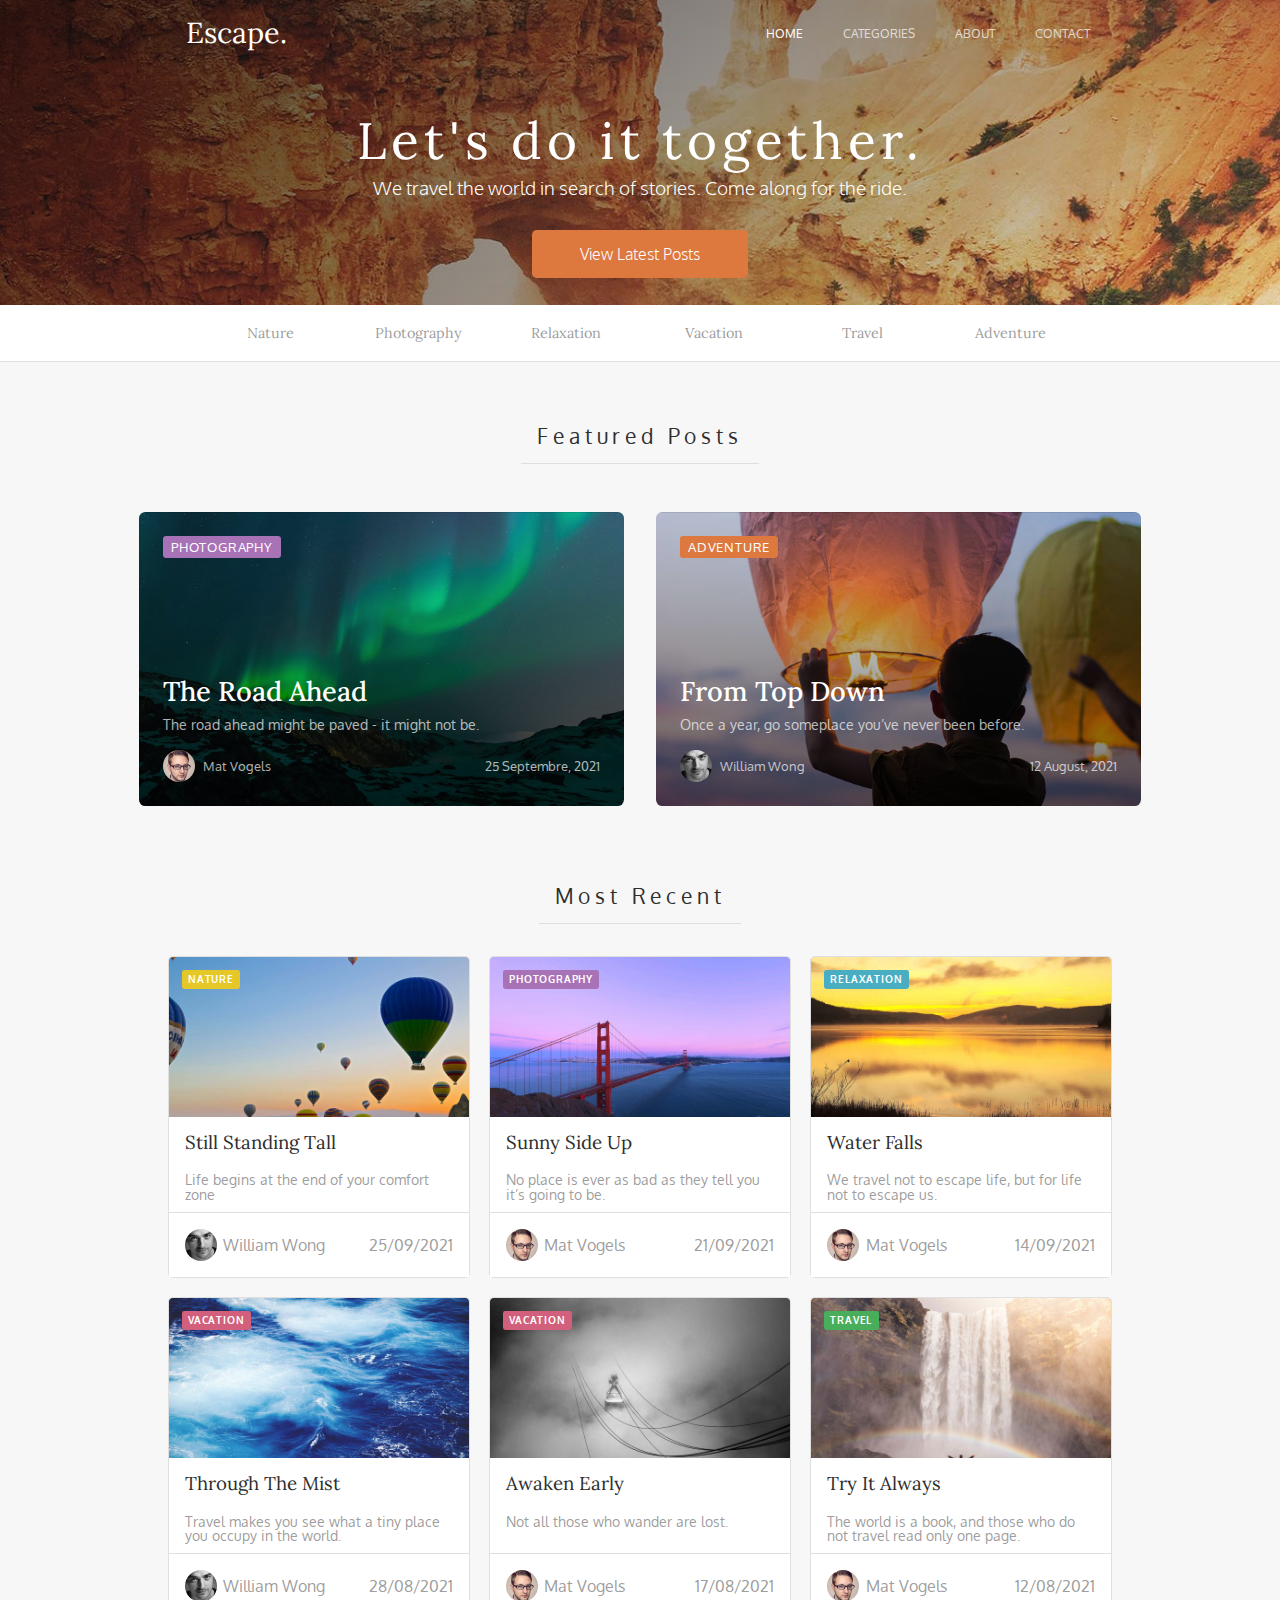
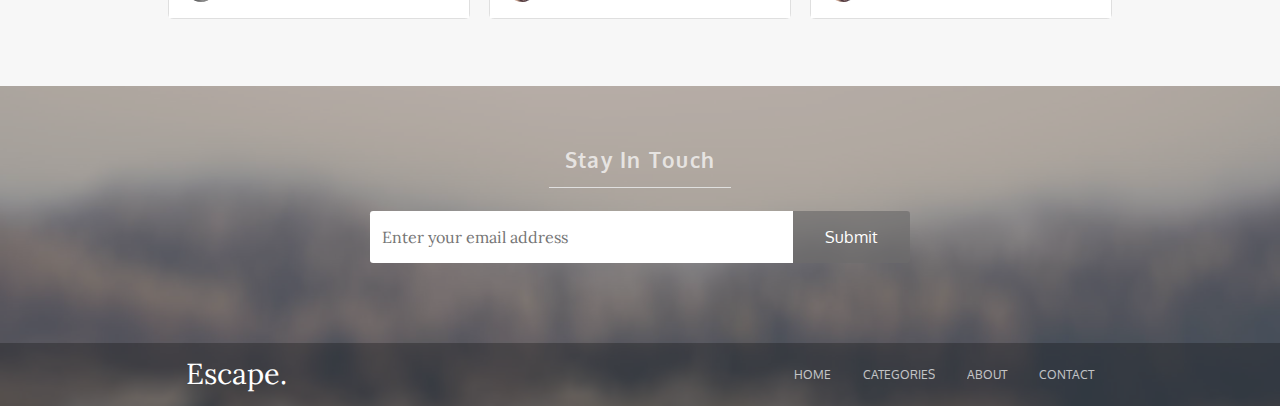
<file: index.html>
<!DOCTYPE html>
<html lang="en">

<head>
    <meta charset="UTF-8">
    <meta http-equiv="X-UA-Compatible" content="IE=edge">
    <meta name="viewport" content="width=device-width, initial-scale=1.0">
    <link rel="preconnect" href="https://fonts.googleapis.com">
    <link rel="preconnect" href="https://fonts.gstatic.com" crossorigin>
    <link
        href="https://fonts.googleapis.com/css2?family=Lora:ital,wght@0,400;0,500;0,600;0,700;1,400;1,700&family=Oxygen:wght@100;200;300;400;700&display=swap"
        rel="stylesheet">
    <link rel="stylesheet" href="./css/reset.css">
    <link rel="stylesheet" href="./css/styles.css">
    <title>Escape Template</title>
</head>

<body>
    <div class="principal-container">
        <header class="main-header">
            <h1 class="main-header__title">
                <a href="#">
                    Escape.
                </a>
            </h1>
            <nav class="main-header__nav">
                <img class="main-header__nav-icon" src="/images/burger.png" alt="icone du menu">
                <ul class="main-header__nav-list">
                    <li class="main-header__nav-list-element main-header__nav-list-element--active">
                        <a class="nav-list-element-link" href="#">Home</a>
                    </li>
                    <li class="main-header__nav-list-element">
                        <a class="nav-list-element-link" href="#">Categories</a>
                    </li>
                    <li class="main-header__nav-list-element">
                        <a class="nav-list-element-link" href="#">About</a>
                    </li>
                    <li class="main-header__nav-list-element">
                        <a class="nav-list-element-link" href="#">Contact</a>
                    </li>
                </ul>
            </nav>
        </header>

        <main class="main">
            <div class="main__intro">
                <h2 class="main__intro-title">Let's do it together.</h2>
                <h3 class="main__intro-subtitle">We travel the world in search of stories. Come along for the ride.</h3>
                <a href="#featured" class="main__intro-button">View Latest Posts</a>
            </div>

            <nav class="main__category-nav">
                <ul class="main__category-nav-list">
                    <a class="main__category-nav-list-link" href="#">
                        <li class="main__category-nav-list-element">Nature</li>
                    </a>
                    <a class="main__category-nav-list-link" href="#">
                        <li class="main__category-nav-list-element">Photography</li>
                    </a>
                    <a class="main__category-nav-list-link" href="#">
                        <li class="main__category-nav-list-element">Relaxation</li>
                    </a>
                    <a class="main__category-nav-list-link" href="#">
                        <li class="main__category-nav-list-element">Vacation</li>
                    </a>
                    <a class="main__category-nav-list-link" href="#">
                        <li class="main__category-nav-list-element">Travel</li>
                    </a>
                    <a class="main__category-nav-list-link" href="#">
                        <li class="main__category-nav-list-element">Adventure</li>
                    </a>
                </ul>
            </nav>

            <section class="main__content">
                <div id="featured" class="main__featured">
                    <h2 class="main__featured-title">Featured posts</h2>
                    <div class="main__featured-posts-container">
                        <a href="#" class="main__featured-post-link main__featured-post-link--element-1">
                            <article class="main__featured-post">
                                <span
                                    class="main__featured-post-category main__featured-post-category--photography">Photography</span>
                                <h3 class="main__featured-post-title">The road ahead</h3>
                                <p class="main__featured-post-description">
                                    The road ahead might be paved - it might not be.
                                </p>
                                <div class="main__featured-post-footer">
                                    <div class="main__featured-post-footer-container">
                                        <img src="./images/mat-vogels.jpg" alt="Photo de Mat vogels"
                                            class="main__featured-post-footer-image">
                                        <p class="main__featured-post-footer-author">
                                            Mat Vogels
                                        </p>
                                    </div>
                                    <time datetime="2021-09-25">25 Septembre, 2021</time>
                                </div>
                            </article>
                        </a>
                        <a href="#" class="main__featured-post-link main__featured-post-link--element-2">
                            <article class="main__featured-post">
                                <span
                                    class="main__featured-post-category main__featured-post-category--adventure">Adventure</span>
                                <h3 class="main__featured-post-title">From top down</h3>
                                <p class="main__featured-post-description">
                                    Once a year, go someplace you’ve never been before.
                                </p>
                                <div class="main__featured-post-footer">
                                    <div class="main__featured-post-footer-container">
                                        <img src="./images/william-wong.jpg" alt="Photo de William Wong"
                                            class="main__featured-post-footer-image">
                                        <p class="main__featured-post-footer-author">
                                            William Wong
                                        </p>
                                    </div>
                                    <time datetime="2021-08-12">12 August, 2021</time>
                                </div>
                            </article>
                        </a>
                    </div>
                </div>

                <div class="main__most-recent">
                    <h2 class="main__most-recent-title">Most recent</h2>
                    <div class="main__most-recent-posts-container">
                        <a href="#" class="main__most-recent-post-link main__most-recent-post-link--element-1">
                            <article class="main__most-recent-post">
                                <span class="main__most-recent-post-category main__most-recent-post-category--nature">
                                    Nature
                                </span>
                                <div class="main__most-recent-post-container">
                                    <h3 class="main__most-recent-post-title">Still standing tall</h3>
                                    <p class="main__most-recent-post-description">
                                        Life begins at the end of your comfort zone
                                    </p>
                                    <div class="main__most-recent-post-footer">
                                        <div class="main__most-recent-post-footer-container">
                                            <img src="./images/william-wong.jpg" alt="Photo de William Wong"
                                                class="main__most-recent-post-footer-image">
                                            <p class="main__most-recent-post-footer-author">
                                                William Wong
                                            </p>
                                        </div>
                                        <time datetime="2021-09-25">25/09/2021</time>
                                    </div>
                                </div>
                            </article>
                        </a>
                        <a href="#" class="main__most-recent-post-link main__most-recent-post-link--element-2">
                            <article class="main__most-recent-post">
                                <span
                                    class="main__most-recent-post-category main__most-recent-post-category--photography">
                                    Photography
                                </span>
                                <div class="main__most-recent-post-container">
                                    <h3 class="main__most-recent-post-title">Sunny side up</h3>
                                    <p class="main__most-recent-post-description">
                                        No place is ever as bad as they tell you it’s going to be.
                                    </p>
                                    <div class="main__most-recent-post-footer">
                                        <div class="main__most-recent-post-footer-container">
                                            <img src="./images/mat-vogels.jpg" alt="Photo de Mat Vogels"
                                                class="main__most-recent-post-footer-image">
                                            <p class="main__most-recent-post-footer-author">
                                                Mat Vogels
                                            </p>
                                        </div>
                                        <time datetime="2021-09-21">21/09/2021</time>
                                    </div>
                                </div>
                            </article>
                        </a>
                        <a href="#" class="main__most-recent-post-link main__most-recent-post-link--element-3">
                            <article class="main__most-recent-post">
                                <span
                                    class="main__most-recent-post-category main__most-recent-post-category--relaxation">
                                    Relaxation
                                </span>
                                <div class="main__most-recent-post-container">
                                    <h3 class="main__most-recent-post-title">Water falls</h3>
                                    <p class="main__most-recent-post-description">
                                        We travel not to escape life, but for life not to escape us.
                                    </p>
                                    <div class="main__most-recent-post-footer">
                                        <div class="main__most-recent-post-footer-container">
                                            <img src="./images/mat-vogels.jpg" alt="Photo de Mat Vogels"
                                                class="main__most-recent-post-footer-image">
                                            <p class="main__most-recent-post-footer-author">
                                                Mat Vogels
                                            </p>
                                        </div>
                                        <time datetime="2021-09-14">14/09/2021</time>
                                    </div>
                                </div>
                            </article>
                        </a>
                        <a href="#" class="main__most-recent-post-link main__most-recent-post-link--element-4">
                            <article class="main__most-recent-post">
                                <span class="main__most-recent-post-category main__most-recent-post-category--vacation">
                                    Vacation
                                </span>
                                <div class="main__most-recent-post-container">
                                    <h3 class="main__most-recent-post-title">Through the mist</h3>
                                    <p class="main__most-recent-post-description">
                                        Travel makes you see what a tiny place you occupy in the world.
                                    </p>
                                    <div class="main__most-recent-post-footer">
                                        <div class="main__most-recent-post-footer-container">
                                            <img src="./images/william-wong.jpg" alt="Photo de William Wong"
                                                class="main__most-recent-post-footer-image">
                                            <p class="main__most-recent-post-footer-author">
                                                William Wong
                                            </p>
                                        </div>
                                        <time datetime="2021-08-28">28/08/2021</time>
                                    </div>
                                </div>
                            </article>
                        </a>
                        <a href="#" class="main__most-recent-post-link main__most-recent-post-link--element-5">
                            <article class="main__most-recent-post">
                                <span class="main__most-recent-post-category main__most-recent-post-category--vacation">
                                    Vacation
                                </span>
                                <div class="main__most-recent-post-container">
                                    <h3 class="main__most-recent-post-title">Awaken early</h3>
                                    <p class="main__most-recent-post-description">
                                        Not all those who wander are lost.
                                    </p>
                                    <div class="main__most-recent-post-footer">
                                        <div class="main__most-recent-post-footer-container">
                                            <img src="./images/mat-vogels.jpg" alt="Photo de Mat Vogels"
                                                class="main__most-recent-post-footer-image">
                                            <p class="main__most-recent-post-footer-author">
                                                Mat Vogels
                                            </p>
                                        </div>
                                        <time datetime="2021-08-17">17/08/2021</time>
                                    </div>
                                </div>
                            </article>
                        </a>
                        <a href="#" class="main__most-recent-post-link main__most-recent-post-link--element-6">
                            <article class="main__most-recent-post">
                                <span class="main__most-recent-post-category main__most-recent-post-category--travel">
                                    Travel
                                </span>
                                <div class="main__most-recent-post-container">
                                    <h3 class="main__most-recent-post-title">Try it always</h3>
                                    <p class="main__most-recent-post-description">
                                        The world is a book, and those who do not travel read only one page.
                                    </p>
                                    <div class="main__most-recent-post-footer">
                                        <div class="main__most-recent-post-footer-container">
                                            <img src="./images/mat-vogels.jpg" alt="Photo de Mat Vogels"
                                                class="main__most-recent-post-footer-image">
                                            <p class="main__most-recent-post-footer-author">
                                                Mat Vogels
                                            </p>
                                        </div>
                                        <time datetime="2021-08-12">12/08/2021</time>
                                    </div>
                                </div>
                            </article>
                        </a>
                    </div>
                </div>
            </section>
        </main>
        <footer class="footer">
            <div class="footer__contact">
                <h2 class="footer__contact-title">
                    Stay in Touch
                </h2>
                <form class="footer__contact-form" action="#">
                    <input class="footer__contact-form-input-email" type="email" name="email" id="email"
                        placeholder="Enter your email address">
                    <button class="footer__contact-form-input-submit" type="submit">Submit</button>
                </form>
            </div>
            <div class="footer__bottom-bar">
                <div class="footer__bottom-bar-container">
                    <span class="footer__bottom-bar-title">
                        <a href="#">
                            Escape.
                        </a>
                    </span>
                    <nav class="footer__bottom-bar-nav">
                        <ul class="footer__bottom-bar-nav-list">
                            <li class="footer__bottom-bar-nav-list-element">
                                <a class="footer__bottom-bar-nav-list-element-link" href="#">Home</a>
                            </li>
                            <li class="footer__bottom-bar-nav-list-element">
                                <a class="footer__bottom-bar-nav-list-element-link" href="#">Categories</a>
                            </li>
                            <li class="footer__bottom-bar-nav-list-element">
                                <a class="footer__bottom-bar-nav-list-element-link" href="#">About</a>
                            </li>
                            <li class="footer__bottom-bar-nav-list-element">
                                <a class="footer__bottom-bar-nav-list-element-link" href="#">Contact</a>
                            </li>
                        </ul>
                    </nav>
                </div>
            </div>
        </footer>
    </div>
</body>

</html>
</file>
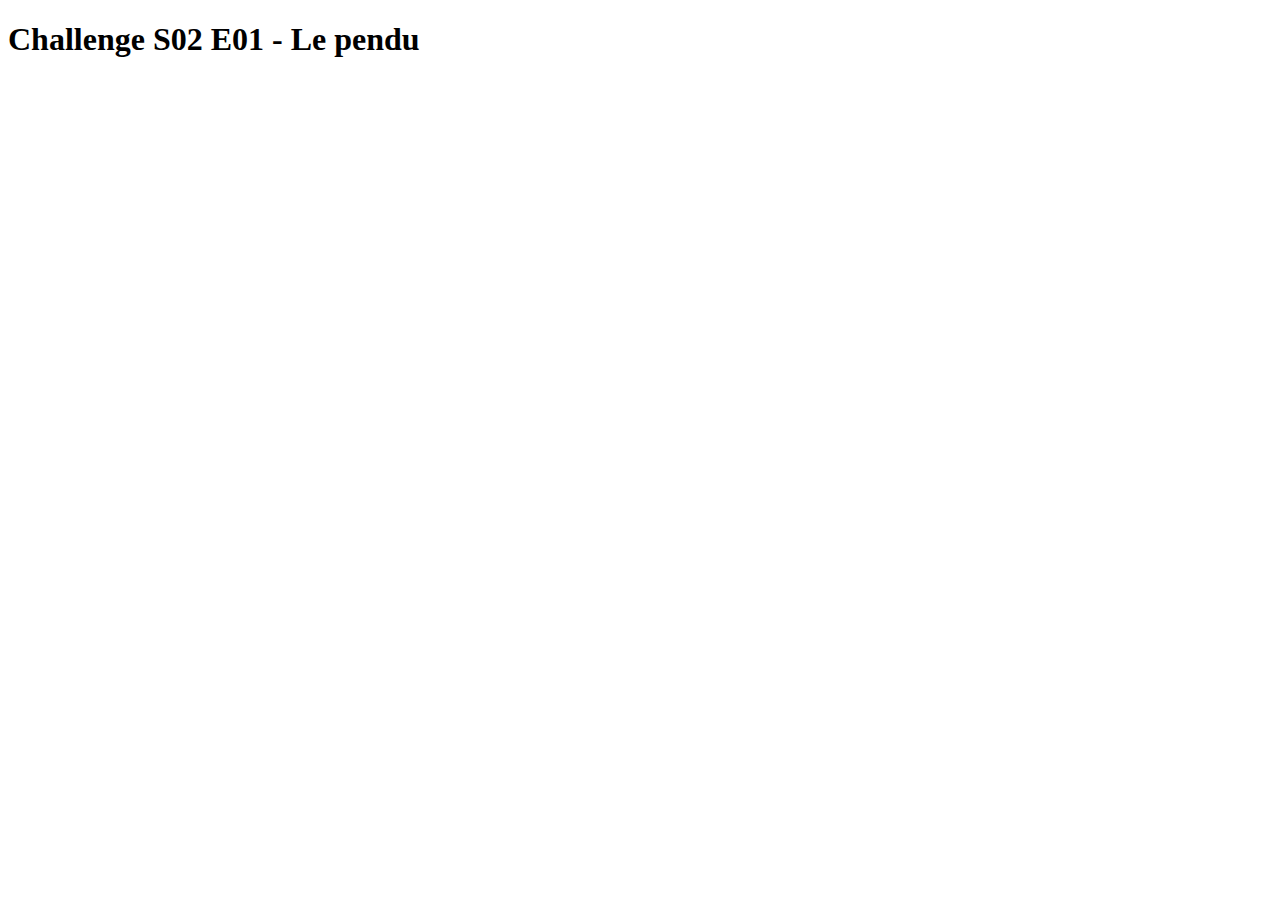
<file: pendu_js/index.html>
<!DOCTYPE html>
<html lang="fr" dir="ltr">

<head>
  <meta charset="utf-8">
  <title>Challence S02 E01 - Pendu</title>
</head>

<body>
  <header>
    <h1>Challenge S02 E01 - Le pendu</h1>
  </header>

</body>

<script src="js/pendu.js" charset="utf-8"></script>

</html>
</file>
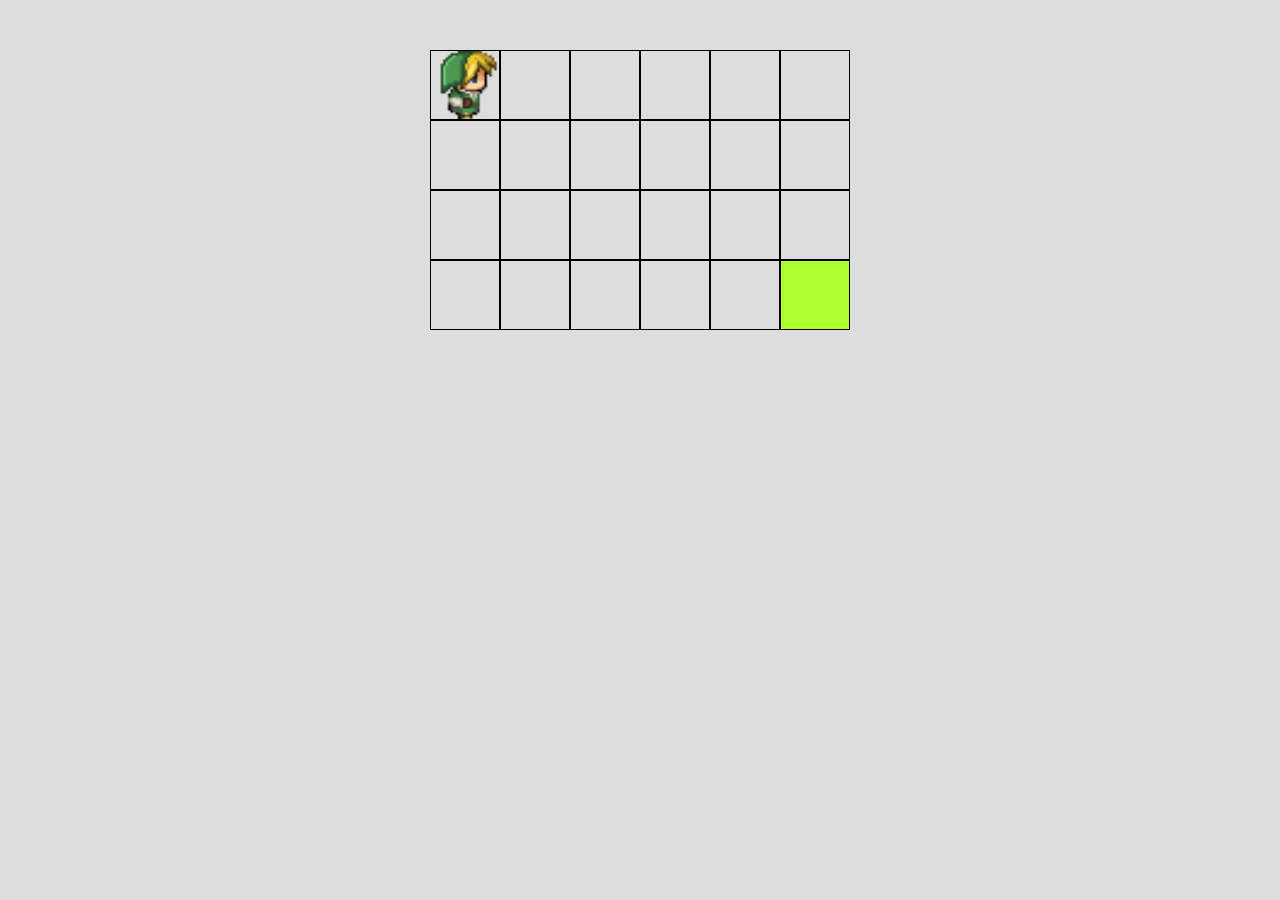
<file: rpg/index.html>
<!DOCTYPE html>
<html lang="en">

<head>
  <meta charset="UTF-8">
  <title>Challenge RPG</title>
  <link rel="stylesheet" href="css/reset.css">
  <link rel="stylesheet" href="css/style.css">
</head>

<body>
  <div class="container">
    <div class="board"></div>
  </div>

  <script src="js/app.js" charset="utf-8"></script>
</body>

</html>
</file>
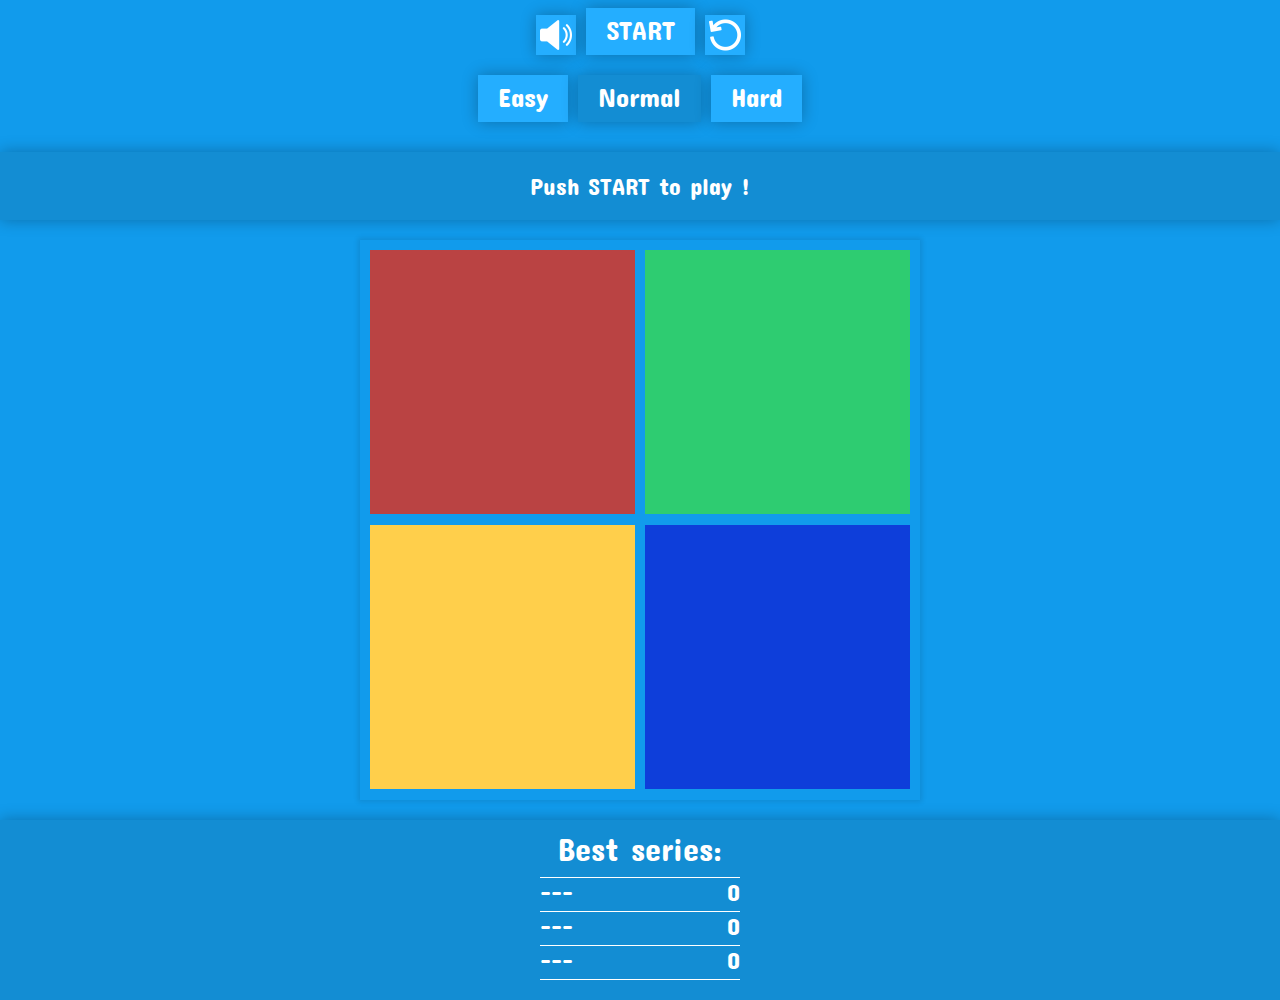
<file: simon_game/index.html>
<!DOCTYPE html>
<html lang="fr">

<head>
    <meta charset="UTF-8">
    <meta http-equiv="X-UA-Compatible" content="IE=edge">
    <meta name="viewport" content="width=device-width, initial-scale=1.0">
    <link rel="preconnect" href="https://fonts.googleapis.com">
    <link rel="preconnect" href="https://fonts.gstatic.com" crossorigin>
    <link href="https://fonts.googleapis.com/css2?family=Concert+One&display=swap" rel="stylesheet">
    <link rel="stylesheet" href="./css/style.css">
    <link rel="shortcut icon" href="./favicon.ico">
    <title>Simon Game</title>
</head>

<body>
    <h1 class="title">SIMON GAME</h1>
    <section class="menu">
        <button class="menu__sound-button button" id="sound"></button>
        <button class="menu__start-button button" id="start">START</button>
        <button class="menu__restart-button button" id="restart"></button>
    </section>
    <section class="difficulty">
        <button class="difficulty__easy-button button" id="easy">Easy</button>
        <button class="difficulty__normal-button button active" id="normal">Normal</button>
        <button class="difficulty__hard-button button" id="hard">Hard</button>
    </section>
    <section class="boardgame">
        <div class="boardgame__message" id="message">Push START to play !</div>
        <div class="boardgame__playground normal" id="playground"></div>
    </section>
    <section class="best-score">
        <h2 class="best-score__title">Best series:</h2>
        <div id="best-score__first" class="best-score__scores">Jo : <span id="first-score">12</span></div>
        <div id="best-score__second" class="best-score__scores">Polo : <span id="second-score">9</span></div>
        <div id="best-score__third" class="best-score__scores">Aaron : <span id="third-score">8</span></div>
    </section>
    <div class="popup-score hidden">
        <div class="popup-content">
            <div class="popup-score__title">First place!</div>
            <div class="popup-score__message">Your name :</div>
            <input type="text" class="popup-score__input">
        </div>
    </div>

    <script src="./js/app.js"></script>
</body>

</html>
</file>
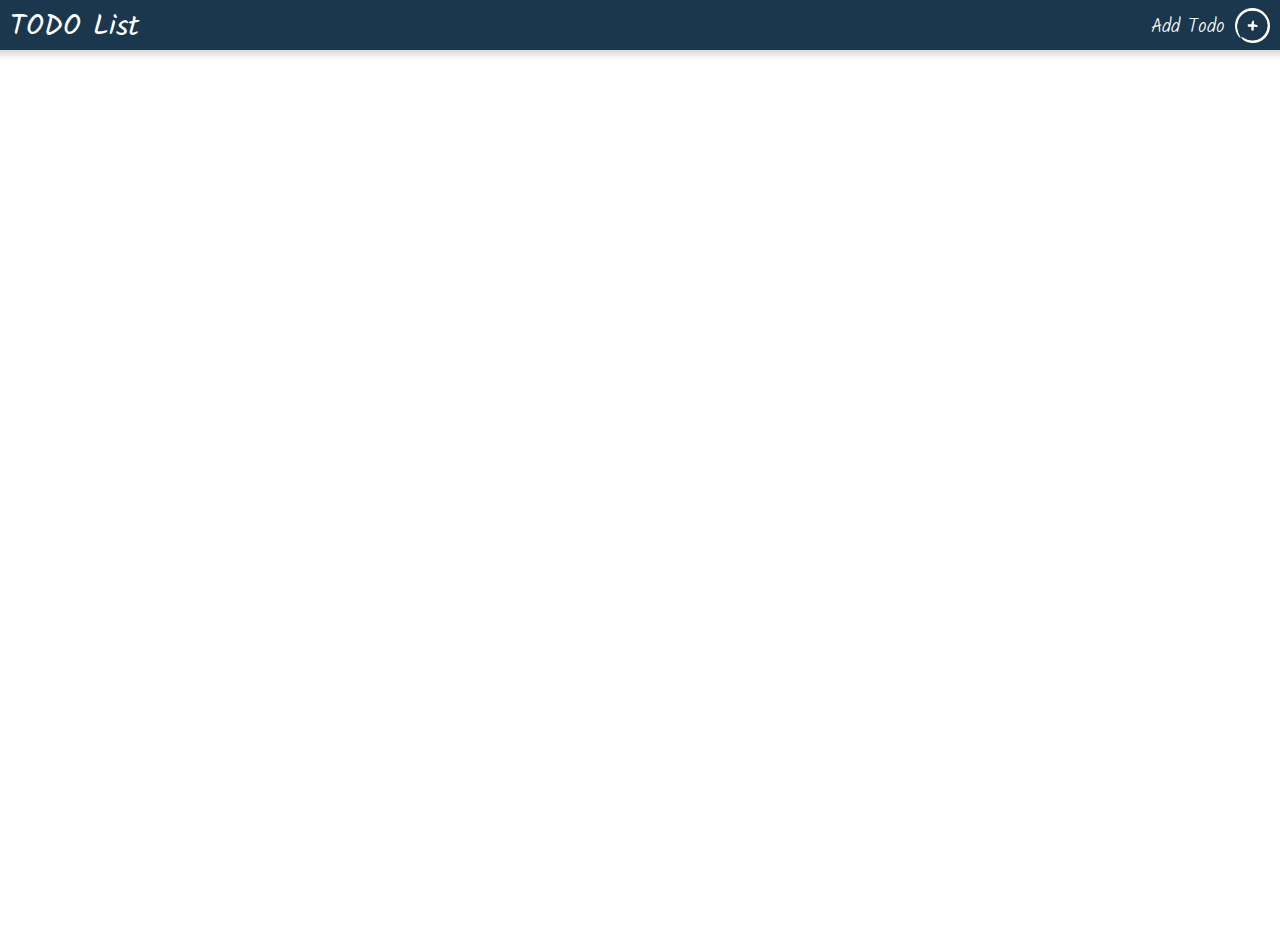
<file: todo_list/index.html>
<!DOCTYPE html>
<html lang="fr">

<head>
    <meta charset="UTF-8">
    <meta http-equiv="X-UA-Compatible" content="IE=edge">
    <meta name="viewport" content="width=device-width, initial-scale=1.0">
    <link rel="preconnect" href="https://fonts.googleapis.com">
    <link rel="preconnect" href="https://fonts.gstatic.com" crossorigin>
    <link href="https://fonts.googleapis.com/css2?family=Kalam:wght@300;400;700&display=swap" rel="stylesheet">
    <link rel="stylesheet" href="./css/reset.css">
    <link rel="stylesheet" href="./css/styles.css">
    <link rel="shortcut icon" href="favicon.ico">
    <title>TODO list</title>
</head>

<body>
    <header class=" header-banner">
        <h1 class="header__title">TODO List</h1>
        <span class="header__add-text">Add Todo</span>
        <div class="header__add-btn"></div>
    </header>
    <main>
        <div class="todos-container">
        </div>
    </main>
    <script src="./js/scripts.js"></script>
</body>

</html>
</file>
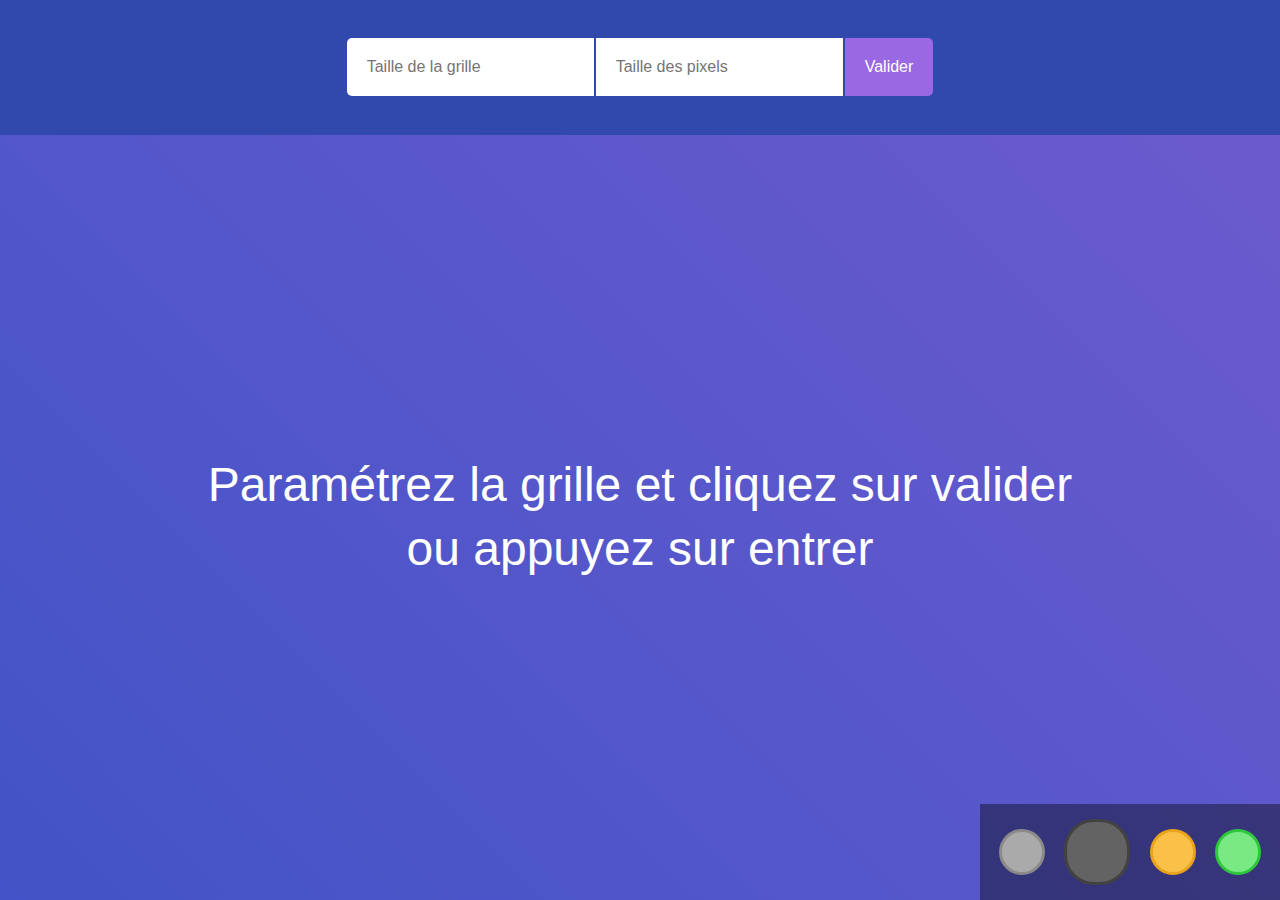
<file: pixel_draw/html/invader.html>
<!DOCTYPE html>
<html lang="en">

<head>
  <meta charset="UTF-8" />
  <meta name="viewport" content="width=device-width, initial-scale=1.0" />
  <meta http-equiv="X-UA-Compatible" content="ie=edge" />
  <title>Invader</title>
  <link rel="stylesheet" href="../css/reset.css" />
  <link rel="stylesheet" href="../css/style.css" />
</head>

<body>
  <form class="configuration"></form>
  <div id="invader"></div>

  <script src="../js/app.js"></script>
</body>

</html>
</file>
<file: css/styles.css>
:root {
    /* fonts */
    --main-font: "Oxygen", sans-serif;
    --secondary-font: "Lora", serif;

    /* fonts colors*/
    --main-font-color: white;
    --secondary-font-color: #2e2e2e;
    --third-font-color: #6d6c6cad;
    --fourth-font-color: #ffffffb3;
    /* backgrounds colors */
    --main-bg-color: white;
    --secondary-bg-color: #f7f7f7;
    --main-footer-bg-color: #79797983;
    --secondary-footer-bg-color: #474747a9;
    /* borders colors */
    --border-color: #dfdfdf;
    /* categories colors */
    --cat-nature-color: #E6C728;
    --cat-photography-color: #A872B7;
    --cat-relaxation-color: #4AAEC2;
    --cat-vacation-color: #d25f7c;
    --cat-travel-color: #49AE5C;
    --cat-adventure-color: #dd783f;

}

.principal-container {
    font-family: var(--main-font);
    width: 100%;
    height: 100vh;
    min-width: 320px;
    display: flex;
    flex-direction: column;
}

/* HEADER */

.main-header {
    color: var(--main-font-color);
    padding: 17px 0px;
    margin: auto;
    display: flex;
    justify-content: space-between;
    align-items: center;
    position: absolute;
    left: 0px;
    right: 0px;
    top: 0px;
    max-width: 940px;
}

.main-header__title {
    font-family: var(--secondary-font);
    font-weight: normal;
    font-size: 1.8rem;
    padding-left: 1rem;
}

/* header nav */

.main-header__nav-icon {
    display: none;
}

.main-header__nav {
    font-family: var(--main-font);
}

.main-header__nav-list {
    display: flex;
}

.main-header__nav-list-element {
    padding: 10px 20px;
    font-size: 0.78rem;
    text-transform: uppercase;
    position: relative;
    bottom: 0;
    opacity: 0.7;
    transition: all 200ms ease 0s;
}

.main-header__nav-list-element:hover {
    bottom: 3px;
    opacity: 1;
}

.main-header__nav-list-element--active {
    opacity: 1;
}

@media only screen and (max-width: 630px) {
    .main-header__nav-list {
        display: none;
    }

    .main-header__nav-icon {
        display: block;
        height: 60px;
    }

    .main-header {
        padding: 5px 0px;
    }
}

/* MAIN */
.main {
    display: flex;
    flex-direction: column;
    color: var(--main-font-color);
}

/* Intro */
.main__intro {
    height: 25vh;
    min-height: 260px;
    padding-top: 5vh;
    background-image: linear-gradient(142deg,
            rgba(0, 0, 0, 0.7066176812521884) 0%,
            rgba(121, 121, 121, 0.03995101458552175) 100%),
        url(./../images/canyon.jpg);
    background-position: center, 50% 50%;
    background-size: cover;
    display: flex;
    flex-direction: column;
    align-items: center;
    text-align: center;
}

.main__intro-title {
    margin-top: 70px;
    font-family: var(--secondary-font);
    font-weight: normal;
    font-size: 3.2rem;
    letter-spacing: 0.3rem;
    margin-bottom: 0.8rem;
}

.main__intro-subtitle {
    font-weight: 100;
}

.main__intro-button {
    font-weight: 100;
    background-color: #dd783f;
    padding: 1rem 3rem;
    border-radius: 0.3rem;
    margin-top: 2rem;
    color: var(--main-font-color);
}

.main__intro-button:hover {
    background-color: #f17228;
}

@media only screen and (max-width: 630px) {
    .main__intro {
        min-height: 180px;
        padding-top: 4rem;
    }

    .main__intro-title {
        margin-top: 20px;
        font-size: 1.5rem;
        letter-spacing: 0.2rem;
    }

    .main__intro-button {
        padding: 0.7rem 2rem;
        margin-top: 1.5rem;
    }
}

/* Category-nav */

.main__category-nav {
    border-bottom: var(--border-color) 1px solid;
}

.main__category-nav-list {
    max-width: 940px;
    margin: auto;
    display: flex;
    flex-wrap: wrap;
    justify-content: center;
    align-items: center;
}

.main__category-nav-list-element {
    color: var(--third-font-color);
    font-family: var(--secondary-font);
    font-size: 0.9rem;
    text-align: center;
    min-width: 100px;
    margin: 0.5rem 0.5rem;
    padding: 0.8rem 1rem;
    border-radius: 0.4rem;
    transition: all 300ms ease 0;
}

.main__category-nav-list-element:hover {
    background-color: var(--secondary-bg-color);
}

@media only screen and (max-width: 630px) {
    .main__category-nav-list-element {
        font-size: 0.9rem;
        text-align: center;
        min-width: 100px;
        margin: 0 0.5rem;
        padding: 0.8rem 1rem;
        border-radius: 0.4rem;
        transition: all 300ms ease 0;
    }
}

/* main__content */

.main__content {
    background-color: var(--secondary-bg-color);
}

/* main titles */

.main__featured-title,
.main__most-recent-title {
    text-transform: capitalize;
    font-weight: 400;
    font-size: 1.3rem;
    letter-spacing: 0.3rem;
    border-bottom: 1px solid var(--border-color);
    padding: 4rem 1rem 1rem 1rem;
    margin-bottom: 2rem;
    color: var(--secondary-font-color);
}

@media only screen and (max-width: 630px) {

    .main__featured-title,
    .main__most-recent-title {
        font-size: 1rem;
        letter-spacing: 0.2rem;
        padding: 1.5rem 1rem 1rem 1rem;
        margin-bottom: 1rem;
    }
}

/* main__featured */

.main__featured {
    display: flex;
    flex-direction: column;
    align-items: center;
}

.main__featured-posts-container {
    width: 100%;
    display: flex;
    justify-content: center;
    align-items: center;
    flex-wrap: wrap;
}

.main__featured-post-link--element-1 {
    background-image: linear-gradient(180deg,
            rgba(82, 82, 82, 0.10157566444546573) 0%,
            rgba(0, 0, 0, 0.5553571770505077) 100%),
        url(./../images/ciel-nuit.jpg);
}

.main__featured-post-link--element-2 {
    background-image: linear-gradient(180deg,
            rgba(82, 82, 82, 0.10157566444546573) 0%,
            rgba(0, 0, 0, 0.5553571770505077) 100%),
        url(./../images/lanternes-celeste.jpg);
}

.main__featured-post-link {
    position: relative;
    width: 100%;
    max-width: 485px;
    display: flex;
    flex-direction: column;
    background-size: 100%;
    background-position: center;
    margin: 1rem;
    border-radius: 0.4rem;
    bottom: 0px;
    transition: all 300ms ease 0s;
}

.main__featured-post-link:hover {
    bottom: 5px;
    background-size: 120%;
}

.main__featured-post {
    padding: 1.5rem;
    display: flex;
    flex-direction: column;
}

.main__featured-post-category {
    text-transform: uppercase;
    font-size: 0.8rem;
    letter-spacing: 0.05rem;
    max-width: min-content;
    border-radius: 0.2rem;
    padding: 0.3rem 0.5rem;
    margin-bottom: 7.5rem;
}

.main__featured-post-category--photography {
    background-color: var(--cat-photography-color);
}

.main__featured-post-category--adventure {
    background-color: var(--cat-adventure-color);
}

.main__featured-post-title {
    text-transform: capitalize;
    font-family: var(--secondary-font);
    font-size: 1.7rem;
    font-weight: 500;
    margin-bottom: 0.7rem;
}

.main__featured-post-description {
    font-size: 0.9rem;
    color: var(--fourth-font-color);
    margin-bottom: 1.2rem;
}

.main__featured-post-footer {
    display: flex;
    justify-content: space-between;
    align-items: center;
    font-size: 0.8rem;
    color: var(--fourth-font-color);
}

.main__featured-post-footer-container {
    display: flex;
    align-items: center;
}

.main__featured-post-footer-image {
    height: 2rem;
    margin-right: 0.5rem;
    border-radius: 2rem;
}

.main__featured-post-footer-author {
    text-transform: capitalize;
}

@media only screen and (max-width: 1060px) {
    .main__featured-post-link {
        max-width: none;
        margin: 1rem 3rem;
    }

    .main__featured-post {
        padding: 1.0rem;
    }
}

@media only screen and (max-width: 550px) {
    .main__featured-post-link {
        margin: 1rem;

    }

    .main__featured-post-category {
        margin-bottom: 1rem;
    }
}

/* main__most-recent */

.main__most-recent {
    display: flex;
    flex-direction: column;
    align-items: center;
    margin-bottom: 3rem;
}

.main__most-recent-posts-container {
    max-width: 1000px;
    width: 100%;
    display: flex;
    justify-content: center;
    align-items: center;
    flex-wrap: wrap;
}

/* most recents background images */
.main__most-recent-post-link--element-1 {
    background-image: url(./../images/montgolfieres.jpg);
}

.main__most-recent-post-link--element-2 {
    background-image: url(./../images/san-fransisco-bridge.jpg);
}

.main__most-recent-post-link--element-3 {
    background-image: url(./../images/lac-aurore.jpg);
}

.main__most-recent-post-link--element-4 {
    background-image: url(./../images/vagues.jpg);
}

.main__most-recent-post-link--element-5 {
    background-image: url(./../images/telesiege-brouillard.jpg);
}

.main__most-recent-post-link--element-6 {
    background-image: url(./../images/cascades.jpg);
}

.main__most-recent-post-link {
    min-width: 300px;
    width: 30%;
    height: 320px;
    margin: 0 0.6rem 1.2rem 0.6rem;
    display: flex;
    border: 1px solid var(--border-color);
    border-radius: 0.3rem;
    background-size: 100%;
    background-position: top;
    background-repeat: no-repeat;
    position: relative;
    bottom: 0px;
    box-shadow: 0 0 0 0 white;
    transition: all 300ms ease 0ms;
}

.main__most-recent-post-link:hover {
    bottom: 5px;
    background-size: 110%;
    box-shadow: 0px 0px 19px 2px rgba(0, 0, 0, 0.1);
}

.main__most-recent-post {
    width: 100%;
    display: flex;
    flex-direction: column;
    justify-content: space-between;
}

.main__most-recent-post-category {
    text-transform: uppercase;
    font-size: 0.6rem;
    font-weight: 600;
    letter-spacing: 0.05rem;
    max-width: min-content;
    border-radius: 0.15rem;
    padding: 0.3rem 0.4rem;
    margin: 0.8rem 0 0 0.8rem;
}

/* most recents category background colors */
.main__most-recent-post-category--nature {
    background-color: var(--cat-nature-color);
}

.main__most-recent-post-category--photography {
    background-color: var(--cat-photography-color);
}

.main__most-recent-post-category--relaxation {
    background-color: var(--cat-relaxation-color);
}

.main__most-recent-post-category--vacation {
    background-color: var(--cat-vacation-color);
}

.main__most-recent-post-category--travel {
    background-color: var(--cat-travel-color);
}

.main__most-recent-post-container {
    width: 100%;
    height: 50%;
    display: flex;
    flex-direction: column;
    background-color: var(--main-bg-color);
}

.main__most-recent-post-title {
    color: var(--secondary-font-color);
    font-family: var(--secondary-font);
    text-transform: capitalize;
    font-weight: 400;
    padding: 1rem;
}

.main__most-recent-post-description {
    color: var(--third-font-color);
    font-size: 0.9rem;
    padding: 0.3rem 1rem;
}

.main__most-recent-post-footer {
    display: flex;
    justify-content: space-between;
    border-top: 1px solid var(--border-color);
    align-items: center;
    padding: 1rem;
    margin-top: auto;
    color: var(--third-font-color);
}

.main__most-recent-post-footer-container {
    display: flex;
    align-items: center;
}

.main__most-recent-post-footer-image {
    height: 2rem;
    margin-right: 0.4rem;
    border-radius: 2rem;
}

.main__most-recent-post-footer-author {
    text-transform: capitalize;
}

@media only screen and (max-width: 630px) {
    .main__most-recent {
        margin-bottom: 1.2rem;
    }

    .main__most-recent-post-link {
        width: 100%;
        margin: 1rem;
        background-position: 50% 70%;
        background-size: cover;
    }

    .main__most-recent-post-link:hover {
        width: 100%;
        margin: 1rem;
        background-position: 50% 100%;
        background-size: cover;
    }
}

/* footer */

.footer {
    width: 100%;
    display: flex;
    flex-direction: column;
    align-items: center;
    background-image: url(./../images/village-flou.jpg);
    background-size: cover;
    background-position: 50% 10%;
    background-repeat: no-repeat;
}

.footer__contact {
    width: 100%;
    display: flex;
    flex-direction: column;
    align-items: center;
    width: 100%;
    background-color: var(--main-footer-bg-color);
}

.footer__contact-title {
    text-transform: capitalize;
    font-weight: 700;
    color: var(--fourth-font-color);
    text-align: center;
    font-size: 1.3rem;
    letter-spacing: 0.08rem;
    border-bottom: 1px solid var(--border-color);
    padding: 4rem 1rem 1rem 1rem;
    margin-bottom: 1.4rem;
}

.footer__contact-form {
    width: 100%;
    margin-bottom: 5rem;
    display: flex;
    justify-content: center;
    align-items: center;
}

.footer__contact-form-input-email {
    font-family: var(--secondary-font);
    font-size: 1rem;
    border-radius: 0.2rem 0 0 0.2rem;
    padding: 1rem 0.7rem;
    width: 100%;
    max-width: 400px;
}

.footer__contact-form-input-email::placeholder {
    text-align: left;
}

.footer__contact-form-input-submit {
    background-color: var(--third-font-color);
    font-family: var(--main-font);
    font-size: 1rem;
    color: var(--main-font-color);
    padding: 1rem 2rem;
    border-radius: 0 0.2rem 0.2rem 0;
}

.footer__contact-form-input-submit:hover {
    cursor: pointer;
}


@media only screen and (max-width: 630px) {
    .footer__contact-title {
        font-size: 1.3rem;
        letter-spacing: 0.07rem;
        padding: 1.5rem 1rem 1rem 1rem;
        margin-bottom: 1.2rem;
    }

    .footer__contact-form-input-email {
        padding: 0.7rem 0.7rem;
        width: 50%;
        max-width: none;
    }

    .footer__contact-form-input-submit {
        padding: 0.7rem 2rem;
    }

    .footer__contact-form {
        margin-bottom: 2rem;
    }
}

.footer__bottom-bar {
    width: 100%;
    background-color: var(--secondary-footer-bg-color);
}

.footer__bottom-bar-container {
    padding: 1rem 0;
    margin: auto;
    display: flex;
    justify-content: space-between;
    align-items: center;
    max-width: 940px;
}

.footer__bottom-bar-title {
    font-family: var(--secondary-font);
    font-weight: normal;
    font-size: 1.8rem;
    padding-left: 1rem;
}

.footer__bottom-bar-nav {
    font-family: var(--main-font);
}

.footer__bottom-bar-nav-list {
    display: flex;
}

.footer__bottom-bar-nav-list-element {
    padding: 0.6rem 1rem;
    font-size: 0.78rem;
    text-transform: uppercase;
    position: relative;
    bottom: 0;
    opacity: 0.7;
    transition: all 200ms ease 0s;
}

.footer__bottom-bar-nav-list-element:hover {
    opacity: 1;
}

@media only screen and (max-width: 630px) {
    .footer__bottom-bar-container {
        padding: 0.7rem 0;
    }
}

@media only screen and (max-width: 540px) {
    .footer__bottom-bar-container {
        flex-direction: column;
        padding: 0.7rem 0;
        gap: 0.8rem;
    }

    .footer__bottom-bar-nav-list-element {
        padding: 0.6rem 0.8rem;
    }

    .footer__bottom-bar-title {
        border-top: var(--border-color) 1px solid;
        padding: 0.5rem 0 0 0;
        order: 1;
    }
}
</file>
<file: rpg/css/style.css>
.container {
  background: #ddd;
  display: flex;
  justify-content: center;
  height: 100vh;
}

.target-cell {
  background-color: greenyellow;
}

.player {
  background-image: url("../img/sprite.png");
  background-size: 68px 272px;
  background-position: 0px -136px;
  width: 100%;
  height: 100%;
}

.right {
  background-position: 0px -136px;
}

.down {
  background-position: 0px -0px;
}

.left {
  background-position: 0px -68px;
}

.up {
  background-position: 0px -204px;
}

.board {
  margin-top: 50px;
}

.row {
  display: flex;
}

.cell {
  width: 70px;
  height: 70px;
  border: 1px black solid;
}
</file>
<file: simon_game/css/style.css>
* {
    box-sizing: border-box;
}

:root {
    --main-color: #138dd3;
    --second-color: #119BEC;
    --third-color: #24AEFF;
    --last-color: #134969;

    --main-text-color: white;
    --red-text-color: #8f2b24;

    --main-font: 'Concert One', cursive;
    --main-shadow: 0px 0px 15px 0px rgba(0, 0, 0, 0.28);
}

body {
    margin: auto;
    width: 100vw;
    height: 100vh;
    display: flex;
    flex-direction: column;
    align-items: center;
    justify-content: center;
    background-color: var(--second-color);
    font-family: var(--main-font);
    color: var(--main-text-color);
}

@media (max-width: 450px) {
    body {
        justify-content: flex-start;
    }
}

.title {
    width: 100%;
    margin: 0;
    margin-bottom: 20px;
    padding: 20px 0;
    text-align: center;
    background-color: var(--main-color);
    box-shadow: var(--main-shadow);
}

@media (max-width: 450px) {
    .title {
        width: 100%;
        margin: 0 0 5% 0;
        padding: 5% 0 6% 0;
        font-size: 1.7rem;
        box-shadow: none;
    }
}

.menu {
    display: flex;
    justify-content: center;
    align-items: flex-end;
    width: 100%;
    margin: 10px 10px 20px 10px;
    gap: 10px;
}

@media (max-width: 450px) {
    .menu {
        align-items: center;
        margin: 0px;
        gap: 0px;
    }
}

.difficulty {
    display: flex;
    justify-content: center;
    align-items: flex-end;
    gap: 10px;
    margin-bottom: 30px;
    width: 100%;
}

@media (max-width: 450px) {
    .difficulty {
        align-items: center;
        margin: 0px;
        gap: 0;
    }
}

.button {
    border: none;
    background-color: var(--third-color);
    color: var(--main-text-color);
    font-family: var(--main-font);
    font-size: 1.7rem;
    padding: 5px 20px 10px 20px;
    cursor: pointer;
    box-shadow: var(--main-shadow);
}

@media (max-width: 450px) {
    .button {
        font-size: 1rem;
        padding: 10px 0 15px 0;
        box-shadow: none;
        width: 33%;
        margin: 3px;
    }
}

.button:hover {
    background-color: var(--main-color);
}

.active {
    background-color: var(--main-color);
}

.menu__sound-button,
.menu__restart-button {
    height: 40px;
    width: 40px;
    padding: 0;
}

.menu__sound-button {
    background-image: url("../image/volume.png");
    background-size: 80% 80%;
    background-position: center;
    background-repeat: no-repeat;
}

.menu__restart-button {
    background-image: url("../image/restart.png");
    background-size: 80% 80%;
    background-position: center;
    background-repeat: no-repeat;
}

.menu__sound-button--mute {
    background-image: url("../image/mute.png");

}

@media (max-width: 450px) {
    .menu__start-button {
        height: 40px;
    }

    .menu__sound-button,
    .menu__restart-button {
        width: 33%;
        background-size: 25%;
    }
}

.boardgame {
    width: 100%;
    display: flex;
    flex-direction: column;
    align-items: center;
}

.boardgame__message {
    text-align: center;
    font-size: 1.5rem;
    padding: 20px 0px;
    margin-bottom: 20px;
    width: 100%;
    background-color: var(--main-color);
    box-shadow: var(--main-shadow);
}

@media (max-width: 450px) {
    .boardgame {
        padding: 7% 0;
    }

    .boardgame__message {
        width: 100%;
        font-size: 1rem;
        padding: 10px 0 15px 0;
        margin: 0px 0px 7% 0px;
        box-shadow: none;
    }
}

.boardgame__message--red {
    color: var(--red-text-color);
}

.boardgame__playground {
    width: 560px;
    height: 560px;
    padding: 10px;
    display: flex;
    flex-wrap: wrap;
    gap: 2%;
    background-color: var(--second-color);
    box-shadow: 0px 0px 5px 2px rgba(0, 0, 0, 0.1);
}

.boardgame__playground.easy {
    width: 840px;
    height: 560px;
    flex-wrap: nowrap;
    align-items: center;
}

.boardgame__playground.hard {
    width: 840px;
    height: 560px;
}

.cell {
    height: 49%;
    width: 49%;
    border: solid 0px var(--third-color);
    transition: border, ease, 1s;
}

.cell:hover {
    cursor: pointer;
}

.boardgame__playground.easy .cell {
    height: 49%;
    width: 32%;
}

.boardgame__playground.hard .cell {
    height: 49%;
    width: 32%;
}

@media (max-width: 850px) {
    .boardgame__playground {
        width: 400px;
        height: 400px;
        padding: 2%;
    }

    .boardgame__playground.easy {
        width: 600px;
        height: 400px;
        flex-wrap: nowrap;
        align-items: center;
    }

    .boardgame__playground.hard {
        width: 600px;
        height: 400px;
    }
}

@media (max-width: 600px) {
    .boardgame__playground {
        width: 400px;
        height: 400px;
        padding: 2%;
    }

    .boardgame__playground.easy {
        width: 420px;
        height: 280px;
        flex-wrap: nowrap;
        align-items: center;
    }

    .boardgame__playground.hard {
        width: 420px;
        height: 280px;
    }
}

@media (max-width: 450px) {
    .boardgame__playground {
        width: 200px;
        height: 200px;
        padding: 2%;
    }

    .boardgame__playground.easy {
        width: 300px;
        height: 200px;
        flex-wrap: nowrap;
        align-items: center;
    }

    .boardgame__playground.hard {
        width: 300px;
        height: 200px;
    }
}

.best-score {
    text-align: center;
    margin-top: 20px;
    padding-bottom: 20px;
    width: 100%;
    font-size: 1.5rem;
    font-weight: 400;
    background-color: var(--main-color);
    box-shadow: var(--main-shadow);
}

.best-score__title {
    margin: 0;
    padding: 10px 0;
    font-size: 2rem;
    font-weight: 400;
}

.best-score__scores {
    max-width: 200px;
    margin: auto;
    display: flex;
    justify-content: space-between;
    padding-bottom: 5px;
    border-bottom: var(--main-text-color) 1px solid;
}

#best-score__first {
    border-top: var(--main-text-color) 1px solid;
}

@media (max-width: 450px) {
    .best-score {
        font-size: 1.2rem;
        padding: 2%;
        margin: 10px 0px 0px 0px;
        height: 100%;
    }
}

.popup-score {
    display: flex;
    flex-direction: column;
    justify-content: center;
    align-items: center;
    position: absolute;
    height: 100vh;
    width: 100vw;
    background-color: rgba(0, 0, 0, 0.505);
}

.popup-content {
    display: flex;
    flex-direction: column;
    justify-content: center;
    align-items: center;
    padding: 40px 50px;
    background-color: var(--main-color);
}

.popup-score__title {
    padding-bottom: 10px;
    font-size: 1.5rem;
    font-weight: 400;
}

.popup-score__message {
    margin-bottom: 10px;
    padding-bottom: 10px;
    font-size: 1.8rem;
    font-weight: 400;
    border-bottom: var(--main-text-color) 1px solid;
}

.popup-score__input {
    outline: none;
    border: none;
    margin-top: 10px;
    padding: 10px 0;
    font-family: var(--main-font);
    font-size: 1.5rem;
    font-weight: 400;
    text-align: center;
    text-transform: capitalize;
    color: var(--main-text-color);
    background-color: var(--second-color);
}

.hidden {
    display: none;
}
</file>
<file: todo_list/css/styles.css>
:root {
    --main-font: 'Kalam', cursive;

    --main-color: #1A374D;
    --second-color: #406882;
    --third-color: #6998AB;
    --fourth-color: #B1D0E0;

    --main-font-color: white;
    --strike-font-color: #890F0D;
}

* {
    box-sizing: border-box;
}

.hidden {
    display: none;
}

/*********************************************/
/*******************Header********************/
/*********************************************/

.header-banner {
    background-color: var(--main-color);
    position: relative;
    height: 50px;
    display: flex;
    justify-content: space-between;
    align-items: center;
    font-family: var(--main-font);
    color: var(--main-font-color);
    box-shadow: 0px 0px 6px 5px rgba(0, 0, 0, 0.15);
}

.header__title {
    font-size: 1.8rem;
    margin-left: 10px;
    margin-top: 5px;
    flex: 1;
}

.header__add-text {
    margin-top: 5px;
    font-size: 1.2rem;
    font-weight: 300;
}

.header__add-btn {
    height: 35px;
    width: 35px;
    margin: auto 10px;
    background-image: url(../img/add-button.png);
    background-size: contain;
    cursor: pointer;
    transform: scale(1);
    transition: all, ease, 200ms;
}

.header__add-btn:hover {
    transform: scale(1.1);
}

/*********************************************/
/*******************Main********************/
/*********************************************/

main {
    height: 100vh;
}

.todos-container {
    display: flex;
    flex-wrap: wrap;
    justify-content: center;
}

.todo {
    font-family: var(--main-font);
    font-size: 1rem;
    height: fit-content;
    max-width: 500px;
    border-radius: 8px;
    margin: 20px;
    box-shadow: 0px 0px 10px 2px rgba(0, 0, 0, 0.15);
}

.todo__header {
    display: flex;
    align-items: center;
    font-size: 1.2em;
    color: var(--main-font-color);
    background-color: var(--second-color);
    border-radius: 8px 8px 0 0;
}

.todo__header-title {
    padding-top: 5px;
    margin-left: 10px;
    flex: 1;
}

.todo__header-title--edit {
    font-family: var(--main-font);
    font-size: 1em;
    background-color: var(--second-color);
    color: var(--main-font-color);
    outline: none;
    border: none;
    padding-top: 5px;
    margin: 0 10px;
    flex: 1;
}

.todo__header-title--edit::placeholder {
    color: #bbb;
}

.todo__content {
    border-radius: 0 0 8px 8px;
    border: 1px #ddd solid;
    border-top: none;
}

.tasks-list {
    padding: 10px 10px 0 10px;
}

.task {
    display: flex;
    align-items: center;
    margin-bottom: 10px;
    padding-bottom: 10px;
    border-bottom: 1px var(--fourth-color) solid;
}

.task__input,
.task__name {
    min-width: 100px;
    font-size: 1.1em;
    padding-top: 4px;
    padding: 3px 10px;
    flex: 1;
    overflow: hidden;
    border-left: 1px var(--fourth-color) solid;
    border-right: 1px var(--fourth-color) solid;
}

.task__input {
    font-family: var(--main-font);
    outline: none;
    border-top: none;
    border-bottom: none;
}

.btn {
    background-size: 100% 100%;
    background-repeat: no-repeat;
    background-position: center;
    background-color: rgba(255, 255, 255, 0);
    border: none;
    transition: all, ease, 100ms;
    cursor: pointer;
}

.btn:hover {
    transform: scale(1.1);
}

.task-add {
    display: flex;
    justify-content: center;
    align-items: center;
}

.task-add__btn {
    background-color: var(--third-color);
    color: #fff;
    width: 200px;
    margin-bottom: 10px;
    border-radius: 5px;
    border: none;
    cursor: pointer;
    font-family: var(--main-font);
    font-size: 1.1em;
    transform: scale(1.0);
    transition: all, ease, 100ms;
}

.task-add__btn:hover {
    transform: scale(1.05);
}

.todo__header-btn-edit,
.todo__header-btn-close {
    height: 30px;
    width: 30px;
    margin: 5px;
    margin-left: 0;
}

.todo__header-btn-edit {
    background-image: url("../img/edit.png");
}

.todo__header-btn-close {
    background-image: url("../img/close.png");
}

.task__btn-checkbox,
.task__btn-checkbox--done,
.task__btn-up,
.task__btn-down,
.task__btn-edit,
.task__btn-close {
    height: 25px;
    width: 25px;
    margin: 0px 3px;
}

.task__btn-checkbox--done,
.task__btn-checkbox {
    margin-right: 10px;
}

.task__btn-checkbox {
    margin-right: 10px;
    background-image: url("../img/unchecked-black.png");
}

.task__btn-checkbox--done {
    background-image: url("../img/checked-black.png");
}

.task__btn-up {
    margin-left: 10px;
    background-image: url("../img/up-black.png");
}

.task__btn-down {
    background-image: url("../img/down-black.png");
}

.task__btn-edit {
    background-image: url("../img/edit-black.png");
}

.task__btn-close {
    background-image: url("../img/close-black.png");
}

.hidden {
    display: none;
}

.strike {
    text-decoration: line-through;
    text-decoration-color: var(--strike-font-color);
    text-decoration-thickness: 2px;
}
</file>
<file: pixel_draw/css/style.css>
:root {
    --header-bg-color: #3148AD;
    --btn-validate-bg-color: #9B68E4;
    --main-bg-color: linear-gradient(45deg, rgba(66, 84, 199, 1) 0%, rgba(107, 90, 206, 1) 100%);
}

.main-container {
    display: flex;
    flex-direction: column;
    height: 100vh;
}

.header {
    display: flex;
    flex-wrap: nowrap;
    justify-content: center;
    align-items: center;
    background-color: var(--header-bg-color);
}

.configuration {
    padding: 3%;
}

.input {
    outline: none;
    border: none;
    font-size: 1rem;
    margin: 0 1px;
    padding: 20px;
}

#grid-input {
    border-radius: 5px 0 0 5px;
}

.btn-validate {
    border: none;
    outline: none;
    margin: 0 1px;
    padding: 20px;
    border-radius: 0 5px 5px 0;
    font-size: 1rem;
    color: white;
    background-color: var(--btn-validate-bg-color);
    cursor: pointer;
}

.main {
    display: flex;
    flex: 1;
    justify-content: center;
    align-items: center;
    background: var(--main-bg-color);
}

#invader {
    display: flex;
    flex-wrap: wrap;
    color: white;
    font-size: 3rem;
    font-family: Arial, Helvetica, sans-serif;
    text-align: center;
    line-height: 4rem;
}

.pixel {
    background-color: rgb(170, 170, 170);
    width: 30px;
    height: 30px;
    border: 2px solid rgb(143, 143, 143);
}

.pixel-empty {
    background-color: rgb(170, 170, 170);
}

.pixel-dark {
    background-color: rgb(99, 99, 99);
}

.pixel-light {
    background-color: #FBC048;
}

.pixel-highlight {
    background-color: #79EA83;
}

.color-pallet_btn-color {
    width: 40px;
    height: 40px;
    margin: 15px 0px;
    border-radius: 30px;
    outline: none;
}

.color-pallet_btn-color--active {
    width: 60px;
    height: 60px;
}

.color-pallet_btn-color--empty {
    background-color: rgb(170, 170, 170);
    border: 3px solid rgb(138, 138, 138);
}

.color-pallet_btn-color--dark {
    background-color: rgb(99, 99, 99);
    border: 3px solid rgb(66, 66, 66);
}

.color-pallet_btn-color--light {
    background-color: #FBC048;
    border: 3px solid #e9a41b;
}

.color-pallet_btn-color--highlight {
    background-color: #79EA83;
    border: 3px solid #2fc73c;
}


.color-pallet {
    position: absolute;
    right: 0;
    bottom: 0;
    width: 300px;
    background-color: rgba(0, 0, 0, 0.397);
    display: flex;
    justify-content: space-evenly;
    align-items: center;
}
</file>
